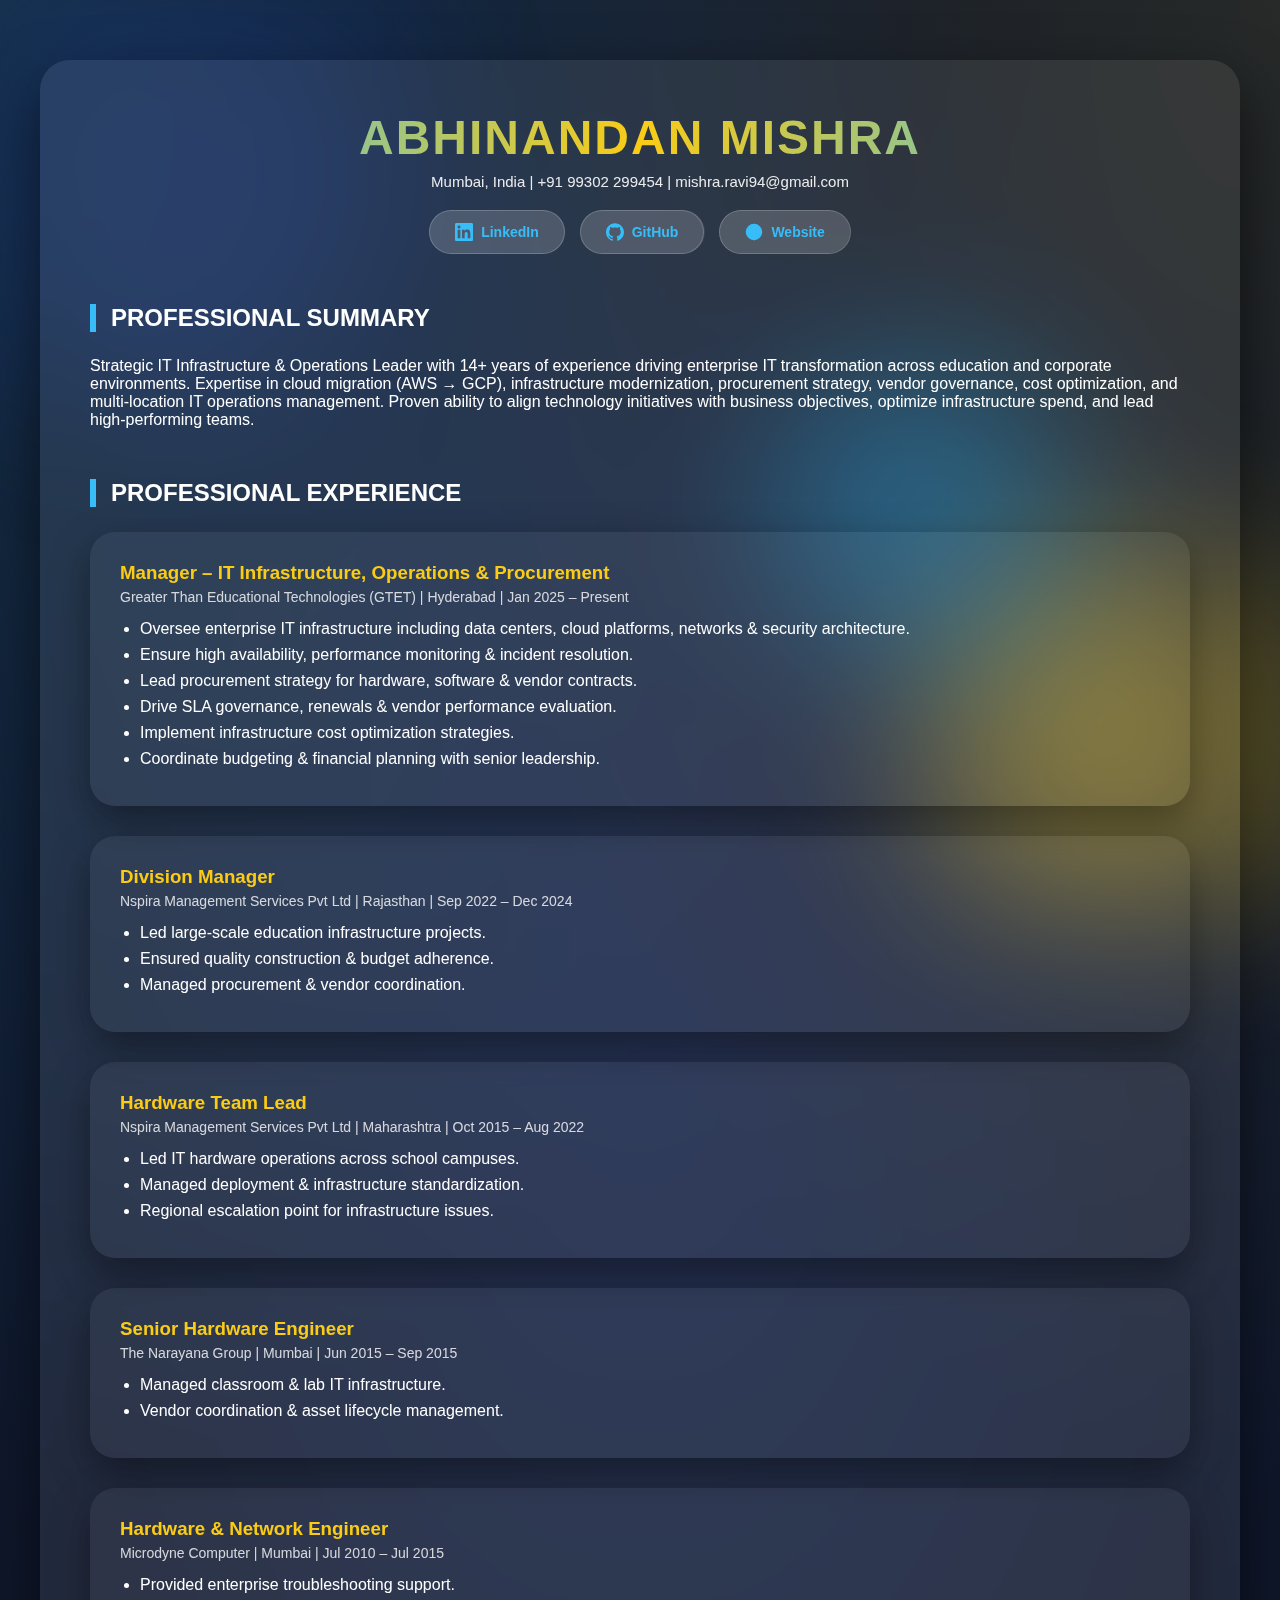
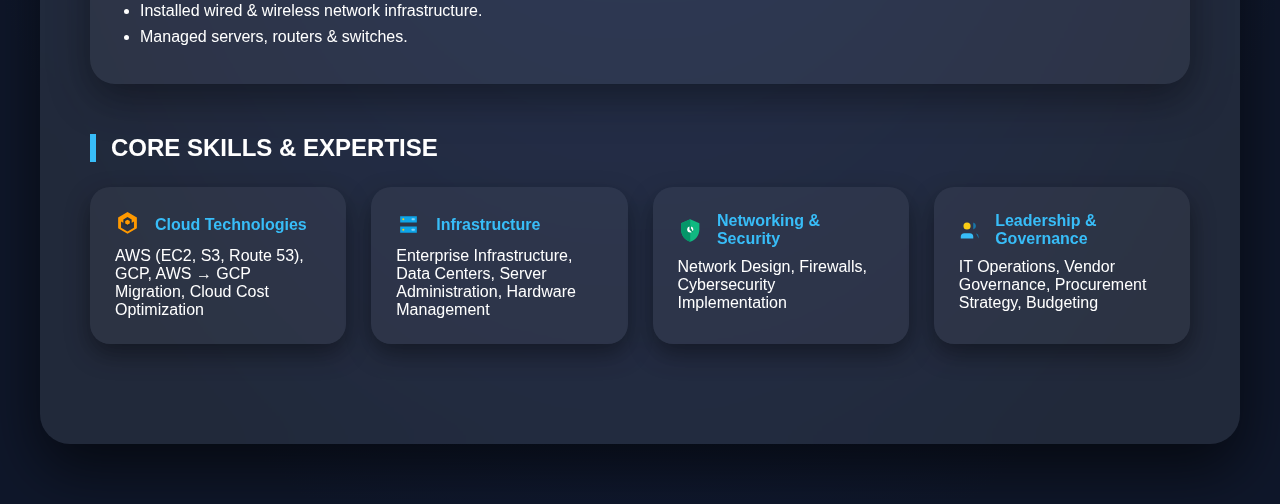
<file: resume/index.html>
<!DOCTYPE html>
<html lang="en">

<head>
    <meta charset="UTF-8">
    <meta name="viewport" content="width=device-width, initial-scale=1.0">
    <title>Abhinandan Mishra | Executive Profile</title>

    <style>
        /* ===== GLOBAL RESET ===== */
        * {
            margin: 0;
            padding: 0;
            box-sizing: border-box;
            font-family: 'Segoe UI', sans-serif;
        }

        body {
            background: #0f172a;
            background-image:
                radial-gradient(at 0% 0%, rgba(56, 189, 248, 0.15) 0, transparent 50%),
                radial-gradient(at 100% 0%, rgba(250, 204, 21, 0.1) 0, transparent 50%),
                radial-gradient(at 50% 50%, rgba(30, 58, 138, 0.3) 0, transparent 80%);
            color: white;
            overflow-x: hidden;
            min-height: 100vh;
            position: relative;
        }

        /* ===== ANIMATED GLASS BLOBS ===== */
        .blob-container {
            position: fixed;
            width: 100vw;
            height: 100vh;
            top: 0;
            left: 0;
            z-index: -1;
            overflow: hidden;
            filter: blur(80px);
            opacity: 0.4;
        }

        .blob {
            position: absolute;
            border-radius: 50%;
            background: #38bdf8;
            animation: float 20s infinite alternate ease-in-out;
        }

        .blob-1 {
            width: 500px;
            height: 500px;
            top: -100px;
            left: -100px;
            background: #1e3a8a;
            animation-duration: 25s;
        }

        .blob-2 {
            width: 400px;
            height: 400px;
            bottom: -50px;
            right: -50px;
            background: #facc15;
            animation-duration: 30s;
            animation-delay: -5s;
        }

        .blob-3 {
            width: 300px;
            height: 300px;
            top: 40%;
            left: 60%;
            background: #0ea5e9;
            animation-duration: 22s;
            animation-delay: -10s;
        }

        @keyframes float {
            0% {
                transform: translate(0, 0) scale(1);
            }

            33% {
                transform: translate(100px, 50px) scale(1.1);
            }

            66% {
                transform: translate(-50px, 150px) scale(0.9);
            }

            100% {
                transform: translate(0, 0) scale(1);
            }
        }

        /* ===== MAIN GLASS CONTAINER ===== */
        .container {
            max-width: 1200px;
            margin: 60px auto;
            padding: 50px;
            background: rgba(255, 255, 255, 0.08);
            backdrop-filter: blur(25px);
            border-radius: 30px;
            box-shadow: 0 25px 60px rgba(0, 0, 0, 0.6);
            transition: 0.4s ease;
        }

        .container:hover {
            transform: scale(1.01);
            box-shadow: 0 35px 90px rgba(56, 189, 248, 0.4);
        }

        /* ===== HEADER ===== */
        .header {
            text-align: center;
            margin-bottom: 50px;
        }

        .header h1 {
            font-size: 48px;
            letter-spacing: 2px;
            background: linear-gradient(90deg, #38bdf8, #facc15, #38bdf8);
            -webkit-background-clip: text;
            -webkit-text-fill-color: transparent;
            animation: shine 4s linear infinite;
        }

        @keyframes shine {
            0% {
                background-position: 0%
            }

            100% {
                background-position: 200%
            }
        }

        .header p {
            margin: 8px 0;
            font-size: 15px;
            opacity: 0.9;
        }

        .header a {
            color: #38bdf8;
            text-decoration: none;
        }

        .header a:hover {
            color: #facc15;
        }

        /* ===== SECTION TITLE ===== */
        .section {
            margin-bottom: 50px;
        }

        .section h2 {
            font-size: 24px;
            border-left: 6px solid #38bdf8;
            padding-left: 15px;
            margin-bottom: 25px;
        }

        /* ===== EXPERIENCE CARD ===== */
        .job {
            padding: 30px;
            border-radius: 25px;
            background: rgba(255, 255, 255, 0.05);
            box-shadow: 0 15px 40px rgba(0, 0, 0, 0.4);
            margin-bottom: 30px;
            transition: 0.4s;
        }

        .job:hover {
            transform: translateY(-8px);
            box-shadow: 0 25px 60px rgba(56, 189, 248, 0.5);
        }

        .job h3 {
            color: #facc15;
            margin-bottom: 5px;
        }

        .job span {
            display: block;
            font-size: 14px;
            opacity: 0.8;
            margin-bottom: 15px;
        }

        .job ul {
            padding-left: 20px;
        }

        .job li {
            margin-bottom: 8px;
        }

        /* ===== SKILLS GRID ===== */
        .skills-grid {
            display: grid;
            grid-template-columns: repeat(auto-fit, minmax(250px, 1fr));
            gap: 25px;
        }

        .skill-card {
            background: rgba(255, 255, 255, 0.05);
            padding: 25px;
            border-radius: 20px;
            transition: 0.3s;
            box-shadow: 0 10px 25px rgba(0, 0, 0, 0.4);
        }

        .skill-card:hover {
            transform: translateY(-5px);
            box-shadow: 0 20px 45px rgba(250, 204, 21, 0.4);
        }

        .skill-card h4 {
            color: #38bdf8;
            margin-bottom: 10px;
            display: flex;
            align-items: center;
            gap: 10px;
        }

        .skill-card h4 svg {
            width: 25px;
            height: 25px;
            margin-right: 5px;
        }

        .btn svg {
            width: 18px;
            height: 18px;
            fill: currentColor;
        }

        /* ===== SOCIAL BUTTONS ===== */
        .btn-group {
            margin-top: 20px;
            display: flex;
            justify-content: center;
            gap: 15px;
        }

        .btn {
            padding: 12px 25px;
            border-radius: 50px;
            background: rgba(255, 255, 255, 0.1);
            border: 1px solid rgba(255, 255, 255, 0.2);
            color: white;
            text-decoration: none;
            font-size: 14px;
            font-weight: 600;
            transition: 0.3s all ease;
            display: flex;
            align-items: center;
            gap: 8px;
            backdrop-filter: blur(5px);
        }

        .btn:hover {
            background: rgba(56, 189, 248, 0.2);
            border-color: #38bdf8;
            transform: translateY(-3px);
            box-shadow: 0 10px 20px rgba(56, 189, 248, 0.3);
            color: #38bdf8;
        }

        .btn-github:hover {
            background: rgba(250, 204, 21, 0.2);
            border-color: #facc15;
            box-shadow: 0 10px 20px rgba(250, 204, 21, 0.3);
            color: #facc15;
        }

        .btn-website:hover {
            background: rgba(16, 185, 129, 0.2);
            border-color: #10b981;
            box-shadow: 0 10px 20px rgba(16, 185, 129, 0.3);
            color: #10b981;
        }



        /* ===== PRINT MEDIA QUERY ===== */
        @media print {
            @page {
                margin: 0.8cm 1.2cm;
                size: A4;
            }

            .blob-container,
            .btn-group {
                display: none !important;
            }

            body {
                background: white !important;
                color: black !important;
                font-size: 11pt;
                line-height: 1.45;
            }

            .container {
                margin: 0;
                padding: 10px;
                box-shadow: none;
                background: none;
                backdrop-filter: none;
                width: 100%;
                max-width: none;
                transform: none !important;
                border: 1px double #ccc !important;
                min-height: auto;
            }

            .header {
                margin-bottom: 25px;
                /* Slightly increased for standard feel */
                text-align: left;
            }

            .header h1 {
                -webkit-text-fill-color: black !important;
                background: none !important;
                font-size: 30pt;
                /* Professional Standard reached */
                margin-bottom: 8px;
            }

            .header p {
                font-size: 10pt;
                margin-bottom: 2px;
            }

            .job,
            .skill-card {
                background: none !important;
                border: 1px solid #f2f2f2 !important;
                box-shadow: none !important;
                break-inside: avoid;
                page-break-inside: avoid;
                margin-bottom: 15px;
                padding: 12px;
            }

            .section {
                margin-bottom: 20px;
            }

            .section h2 {
                border-left: 4px solid black !important;
                color: black !important;
                font-size: 15pt;
                padding-left: 10px;
                margin-bottom: 12px;
                text-transform: uppercase;
                letter-spacing: 0.5px;
            }

            /* Balanced Print Distribution for 2 Pages */
            .print-break-page-2 {
                break-before: page;
                page-break-before: always;
            }

            .skill-card h4 svg {
                stroke: black !important;
                width: 16pt;
                height: 16pt;
            }

            .skill-card p {
                font-size: 10pt;
            }
        }

        /* ===== RESPONSIVE ===== */
        @media(max-width:768px) {
            .container {
                margin: 20px;
                padding: 25px;
            }

            .header h1 {
                font-size: 30px;
            }

            .btn-group {
                flex-direction: column;
                align-items: center;
            }
        }
    </style>
</head>

<body>

    <!-- Animated Glass Blobs -->
    <div class="blob-container">
        <div class="blob blob-1"></div>
        <div class="blob blob-2"></div>
        <div class="blob blob-3"></div>
    </div>

    <div class="container">

        <!-- HEADER -->
        <div class="header">
            <h1>ABHINANDAN MISHRA</h1>
            <p>Mumbai, India | +91 99302 299454 | mishra.ravi94@gmail.com</p>
            <div class="btn-group">
                <a href="https://www.linkedin.com/in/abhinandan-mishra-a05m08/" target="_blank" class="btn">
                    <svg viewBox="0 0 24 24" xmlns="http://www.w3.org/2000/svg">
                        <path
                            d="M20.447 20.452h-3.554v-5.569c0-1.328-.027-3.037-1.852-3.037-1.853 0-2.136 1.445-2.136 2.939v5.667H9.351V9h3.414v1.561h.046c.477-.9 1.637-1.85 3.37-1.85 3.601 0 4.267 2.37 4.267 5.455v6.286zM5.337 7.433c-1.144 0-2.063-.926-2.063-2.065 0-1.138.92-2.063 2.063-2.063 1.14 0 2.064.925 2.064 2.063 0 1.139-.925 2.065-2.064 2.065zm1.782 13.019H3.555V9h3.564v11.452zM22.225 0H1.771C.792 0 0 .774 0 1.729v20.542C0 23.227.792 24 1.771 24h20.451C23.2 24 24 23.227 24 22.271V1.729C24 .774 23.2 0 22.222 0h.003z" />
                    </svg>
                    LinkedIn
                </a>
                <a href="https://github.com/abhinandanmishra-it" target="_blank" class="btn btn-github">
                    <svg viewBox="0 0 24 24" xmlns="http://www.w3.org/2000/svg">
                        <path
                            d="M12 .297c-6.63 0-12 5.373-12 12 0 5.303 3.438 9.8 8.205 11.385.6.113.82-.258.82-.577 0-.285-.01-1.04-.015-2.04-3.338.724-4.042-1.61-4.042-1.61C4.422 18.07 3.633 17.7 3.633 17.7c-1.087-.744.084-.729.084-.729 1.205.084 1.838 1.236 1.838 1.236 1.07 1.835 2.809 1.305 3.495.998.108-.776.417-1.305.76-1.605-2.665-.3-5.466-1.332-5.466-5.93 0-1.31.465-2.38 1.235-3.22-.135-.303-.54-1.523.105-3.176 0 0 1.005-.322 3.3 1.23.96-.267 1.98-.399 3-.405 1.02.006 2.04.138 3 .405 2.28-1.552 3.285-1.23 3.285-1.23.645 1.653.24 2.873.12 3.176.765.84 1.23 1.91 1.23 3.22 0 4.61-2.805 5.625-5.475 5.92.43.372.823 1.102.823 2.222 0 1.606-.015 2.896-.015 3.286 0 .315.21.69.825.57C20.565 22.092 24 17.592 24 12.297c0-6.627-5.373-12-12-12" />
                    </svg>
                    GitHub
                </a>
                <a href="http://www.theabhinandanmishra.com" target="_blank" class="btn btn-website">
                    <svg viewBox="0 0 24 24" fill="none" stroke="currentColor" stroke-width="2" stroke-linecap="round"
                        stroke-linejoin="round">
                        <circle cx="12" cy="12" r="10" />
                        <line x1="2" y1="12" x2="22" y2="12" />
                        <path
                            d="M12 2a15.3 15.3 0 0 1 4 10 15.3 15.3 0 0 1-4 10 15.3 15.3 0 0 1-4-10 15.3 15.3 0 0 1 4-10z" />
                    </svg>
                    Website
                </a>
            </div>
        </div>

        <!-- SUMMARY -->
        <div class="section">
            <h2>PROFESSIONAL SUMMARY</h2>
            <p>
                Strategic IT Infrastructure & Operations Leader with 14+ years of experience driving enterprise IT
                transformation across education and corporate environments. Expertise in cloud migration (AWS → GCP),
                infrastructure modernization, procurement strategy, vendor governance, cost optimization, and
                multi-location IT operations management. Proven ability to align technology initiatives with business
                objectives, optimize infrastructure spend, and lead high-performing teams.
            </p>
        </div>

        <!-- EXPERIENCE -->
        <div class="section">
            <h2>PROFESSIONAL EXPERIENCE</h2>

            <div class="job">
                <h3>Manager – IT Infrastructure, Operations & Procurement</h3>
                <span>Greater Than Educational Technologies (GTET) | Hyderabad | Jan 2025 – Present</span>
                <ul>
                    <li>Oversee enterprise IT infrastructure including data centers, cloud platforms, networks &
                        security architecture.</li>
                    <li>Ensure high availability, performance monitoring & incident resolution.</li>
                    <li>Lead procurement strategy for hardware, software & vendor contracts.</li>
                    <li>Drive SLA governance, renewals & vendor performance evaluation.</li>
                    <li>Implement infrastructure cost optimization strategies.</li>
                    <li>Coordinate budgeting & financial planning with senior leadership.</li>
                </ul>
            </div>

            <div class="job">
                <h3>Division Manager</h3>
                <span>Nspira Management Services Pvt Ltd | Rajasthan | Sep 2022 – Dec 2024</span>
                <ul>
                    <li>Led large-scale education infrastructure projects.</li>
                    <li>Ensured quality construction & budget adherence.</li>
                    <li>Managed procurement & vendor coordination.</li>
                </ul>
            </div>

            <div class="job print-break-page-2">
                <h3>Hardware Team Lead</h3>
                <span>Nspira Management Services Pvt Ltd | Maharashtra | Oct 2015 – Aug 2022</span>
                <ul>
                    <li>Led IT hardware operations across school campuses.</li>
                    <li>Managed deployment & infrastructure standardization.</li>
                    <li>Regional escalation point for infrastructure issues.</li>
                </ul>
            </div>

            <div class="job">
                <h3>Senior Hardware Engineer</h3>
                <span>The Narayana Group | Mumbai | Jun 2015 – Sep 2015</span>
                <ul>
                    <li>Managed classroom & lab IT infrastructure.</li>
                    <li>Vendor coordination & asset lifecycle management.</li>
                </ul>
            </div>

            <div class="job">
                <h3>Hardware & Network Engineer</h3>
                <span>Microdyne Computer | Mumbai | Jul 2010 – Jul 2015</span>
                <ul>
                    <li>Provided enterprise troubleshooting support.</li>
                    <li>Installed wired & wireless network infrastructure.</li>
                    <li>Managed servers, routers & switches.</li>
                </ul>
            </div>

        </div>

        <!-- SKILLS -->
        <div class="section skills-section">
            <h2>CORE SKILLS & EXPERTISE</h2>
            <div class="skills-grid">

                <div class="skill-card">
                    <h4>
                        <svg viewBox="0 0 24 24" xmlns="http://www.w3.org/2000/svg">
                            <path
                                d="M12 0l-9 5.2v10.4l9 5.2 9-5.2V5.2L12 0zm0 18.6L5.8 15V9l6.2 3.6 6.2-3.6v6l-6.2 3.6z"
                                fill="#FF9900" />
                            <path
                                d="M12 4.8l-4 2.3v4.6l4 2.3 4-2.3V7.1l-4-2.3zm0 7.4L9.8 11V8.6l2.2-1.2 2.2 1.2V11l-2.2 1.2z"
                                fill="#232F3E" />
                        </svg>
                        Cloud Technologies
                    </h4>
                    <p>AWS (EC2, S3, Route 53), GCP, AWS → GCP Migration, Cloud Cost Optimization</p>
                </div>

                <div class="skill-card">
                    <h4>
                        <svg viewBox="0 0 24 24" xmlns="http://www.w3.org/2000/svg">
                            <path d="M4 4h16v6H4V4zm0 10h16v6H4v-6z" fill="#0ea5e9" />
                            <circle cx="7" cy="7" r="1" fill="#facc15" />
                            <circle cx="7" cy="17" r="1" fill="#facc15" />
                            <rect x="15" y="6" width="3" height="2" rx="0.5" fill="#ffffff" opacity="0.5" />
                            <rect x="15" y="16" width="3" height="2" rx="0.5" fill="#ffffff" opacity="0.5" />
                        </svg>
                        Infrastructure
                    </h4>
                    <p>Enterprise Infrastructure, Data Centers, Server Administration, Hardware Management</p>
                </div>

                <div class="skill-card">
                    <h4>
                        <svg viewBox="0 0 24 24" xmlns="http://www.w3.org/2000/svg">
                            <path d="M12 1L3 5v6c0 5.5 3.8 10.7 9 12 5.2-1.3 9-6.5 9-12V5l-9-4z" fill="#10b981" />
                            <path d="M12 1L3 5v6c0 5.5 3.8 10.7 9 12V1z" fill="#059669" />
                            <circle cx="12" cy="11" r="3" fill="#ffffff" />
                            <path d="M12 8v3l2 2" stroke="#059669" stroke-width="1.5" stroke-linecap="round" />
                        </svg>
                        Networking & Security
                    </h4>
                    <p>Network Design, Firewalls, Cybersecurity Implementation</p>
                </div>

                <div class="skill-card">
                    <h4>
                        <svg viewBox="0 0 24 24" xmlns="http://www.w3.org/2000/svg">
                            <path d="M16 21v-2a4 4 0 0 0-4-4H6a4 4 0 0 0-4 4v2" fill="#38bdf8" />
                            <circle cx="9" cy="7" r="4" fill="#facc15" />
                            <path d="M22 21v-2a4 4 0 0 0-3-3.87" fill="#0ea5e9" opacity="0.6" />
                            <path d="M16 3.13a4 4 0 0 1 0 7.75" fill="#0ea5e9" opacity="0.6" />
                        </svg>
                        Leadership & Governance
                    </h4>
                    <p>IT Operations, Vendor Governance, Procurement Strategy, Budgeting</p>
                </div>

            </div>
        </div>

    </div>


</body>

</html>
</file>
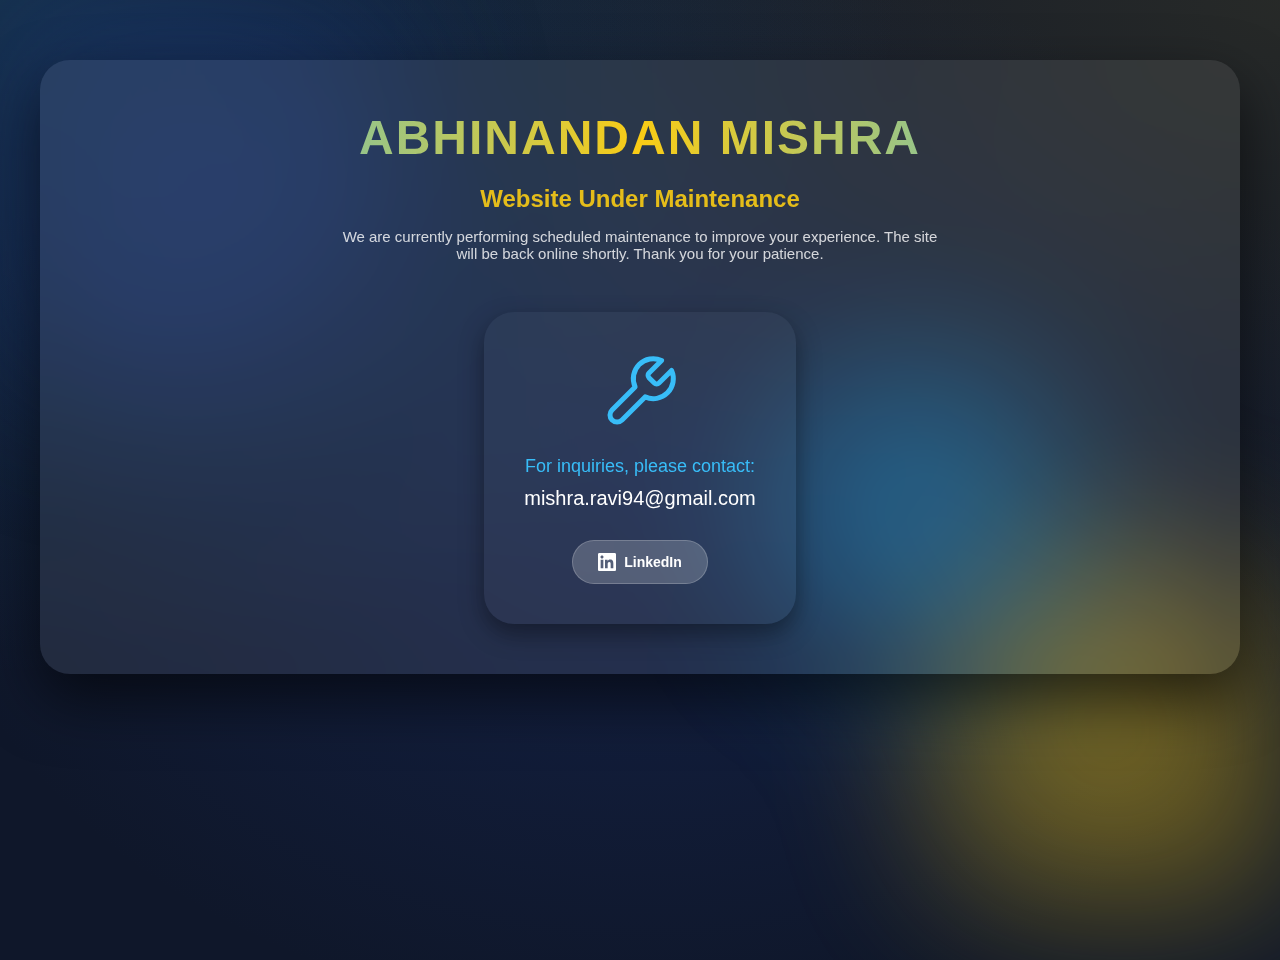
<file: resume/Temp.html>
<!DOCTYPE html>
<html lang="en">

<head>
    <meta charset="UTF-8">
    <meta name="viewport" content="width=device-width, initial-scale=1.0">
    <title>Abhinandan Mishra | Executive Profile</title>

    <style>
        /* ===== GLOBAL RESET ===== */
        * {
            margin: 0;
            padding: 0;
            box-sizing: border-box;
            font-family: 'Segoe UI', sans-serif;
        }

        body {
            background: #0f172a;
            background-image:
                radial-gradient(at 0% 0%, rgba(56, 189, 248, 0.15) 0, transparent 50%),
                radial-gradient(at 100% 0%, rgba(250, 204, 21, 0.1) 0, transparent 50%),
                radial-gradient(at 50% 50%, rgba(30, 58, 138, 0.3) 0, transparent 80%);
            color: white;
            overflow-x: hidden;
            min-height: 100vh;
            position: relative;
        }

        /* ===== ANIMATED GLASS BLOBS ===== */
        .blob-container {
            position: fixed;
            width: 100vw;
            height: 100vh;
            top: 0;
            left: 0;
            z-index: -1;
            overflow: hidden;
            filter: blur(80px);
            opacity: 0.4;
        }

        .blob {
            position: absolute;
            border-radius: 50%;
            background: #38bdf8;
            animation: float 20s infinite alternate ease-in-out;
        }

        .blob-1 {
            width: 500px;
            height: 500px;
            top: -100px;
            left: -100px;
            background: #1e3a8a;
            animation-duration: 25s;
        }

        .blob-2 {
            width: 400px;
            height: 400px;
            bottom: -50px;
            right: -50px;
            background: #facc15;
            animation-duration: 30s;
            animation-delay: -5s;
        }

        .blob-3 {
            width: 300px;
            height: 300px;
            top: 40%;
            left: 60%;
            background: #0ea5e9;
            animation-duration: 22s;
            animation-delay: -10s;
        }

        @keyframes float {
            0% {
                transform: translate(0, 0) scale(1);
            }

            33% {
                transform: translate(100px, 50px) scale(1.1);
            }

            66% {
                transform: translate(-50px, 150px) scale(0.9);
            }

            100% {
                transform: translate(0, 0) scale(1);
            }
        }

        /* ===== MAIN GLASS CONTAINER ===== */
        .container {
            max-width: 1200px;
            margin: 60px auto;
            padding: 50px;
            background: rgba(255, 255, 255, 0.08);
            backdrop-filter: blur(25px);
            border-radius: 30px;
            box-shadow: 0 25px 60px rgba(0, 0, 0, 0.6);
            transition: 0.4s ease;
        }

        .container:hover {
            transform: scale(1.01);
            box-shadow: 0 35px 90px rgba(56, 189, 248, 0.4);
        }

        /* ===== HEADER ===== */
        .header {
            text-align: center;
            margin-bottom: 50px;
        }

        .header h1 {
            font-size: 48px;
            letter-spacing: 2px;
            background: linear-gradient(90deg, #38bdf8, #facc15, #38bdf8);
            -webkit-background-clip: text;
            -webkit-text-fill-color: transparent;
            animation: shine 4s linear infinite;
        }

        @keyframes shine {
            0% {
                background-position: 0%
            }

            100% {
                background-position: 200%
            }
        }

        .header p {
            margin: 8px 0;
            font-size: 15px;
            opacity: 0.9;
        }

        .header a {
            color: #38bdf8;
            text-decoration: none;
        }

        .header a:hover {
            color: #facc15;
        }

        /* ===== SECTION TITLE ===== */
        .section {
            margin-bottom: 50px;
        }

        .section h2 {
            font-size: 24px;
            border-left: 6px solid #38bdf8;
            padding-left: 15px;
            margin-bottom: 25px;
        }

        /* ===== EXPERIENCE CARD ===== */
        .job {
            padding: 30px;
            border-radius: 25px;
            background: rgba(255, 255, 255, 0.05);
            box-shadow: 0 15px 40px rgba(0, 0, 0, 0.4);
            margin-bottom: 30px;
            transition: 0.4s;
        }

        .job:hover {
            transform: translateY(-8px);
            box-shadow: 0 25px 60px rgba(56, 189, 248, 0.5);
        }

        .job h3 {
            color: #facc15;
            margin-bottom: 5px;
        }

        .job span {
            display: block;
            font-size: 14px;
            opacity: 0.8;
            margin-bottom: 15px;
        }

        .job ul {
            padding-left: 20px;
        }

        .job li {
            margin-bottom: 8px;
        }

        /* ===== SKILLS GRID ===== */
        .skills-grid {
            display: grid;
            grid-template-columns: repeat(auto-fit, minmax(250px, 1fr));
            gap: 25px;
        }

        .skill-card {
            background: rgba(255, 255, 255, 0.05);
            padding: 25px;
            border-radius: 20px;
            transition: 0.3s;
            box-shadow: 0 10px 25px rgba(0, 0, 0, 0.4);
        }

        .skill-card:hover {
            transform: translateY(-5px);
            box-shadow: 0 20px 45px rgba(250, 204, 21, 0.4);
        }

        .skill-card h4 {
            color: #38bdf8;
            margin-bottom: 10px;
            display: flex;
            align-items: center;
            gap: 10px;
        }

        .skill-card h4 svg {
            width: 25px;
            height: 25px;
            margin-right: 5px;
        }

        .btn svg {
            width: 18px;
            height: 18px;
            fill: currentColor;
        }

        /* ===== SOCIAL BUTTONS ===== */
        .btn-group {
            margin-top: 20px;
            display: flex;
            justify-content: center;
            gap: 15px;
        }

        .btn {
            padding: 12px 25px;
            border-radius: 50px;
            background: rgba(255, 255, 255, 0.1);
            border: 1px solid rgba(255, 255, 255, 0.2);
            color: white;
            text-decoration: none;
            font-size: 14px;
            font-weight: 600;
            transition: 0.3s all ease;
            display: flex;
            align-items: center;
            gap: 8px;
            backdrop-filter: blur(5px);
        }

        .btn:hover {
            background: rgba(56, 189, 248, 0.2);
            border-color: #38bdf8;
            transform: translateY(-3px);
            box-shadow: 0 10px 20px rgba(56, 189, 248, 0.3);
            color: #38bdf8;
        }

        .btn-github:hover {
            background: rgba(250, 204, 21, 0.2);
            border-color: #facc15;
            box-shadow: 0 10px 20px rgba(250, 204, 21, 0.3);
            color: #facc15;
        }

        .btn-website:hover {
            background: rgba(16, 185, 129, 0.2);
            border-color: #10b981;
            box-shadow: 0 10px 20px rgba(16, 185, 129, 0.3);
            color: #10b981;
        }



        /* ===== PRINT MEDIA QUERY ===== */
        @media print {
            @page {
                margin: 0.8cm 1.2cm;
                size: A4;
            }

            .blob-container,
            .btn-group {
                display: none !important;
            }

            body {
                background: white !important;
                color: black !important;
                font-size: 11pt;
                line-height: 1.45;
            }

            .container {
                margin: 0;
                padding: 10px;
                box-shadow: none;
                background: none;
                backdrop-filter: none;
                width: 100%;
                max-width: none;
                transform: none !important;
                border: 1px double #ccc !important;
                min-height: auto;
            }

            .header {
                margin-bottom: 25px;
                /* Slightly increased for standard feel */
                text-align: left;
            }

            .header h1 {
                -webkit-text-fill-color: black !important;
                background: none !important;
                font-size: 30pt;
                /* Professional Standard reached */
                margin-bottom: 8px;
            }

            .header p {
                font-size: 10pt;
                margin-bottom: 2px;
            }

            .job,
            .skill-card {
                background: none !important;
                border: 1px solid #f2f2f2 !important;
                box-shadow: none !important;
                break-inside: avoid;
                page-break-inside: avoid;
                margin-bottom: 15px;
                padding: 12px;
            }

            .section {
                margin-bottom: 20px;
            }

            .section h2 {
                border-left: 4px solid black !important;
                color: black !important;
                font-size: 15pt;
                padding-left: 10px;
                margin-bottom: 12px;
                text-transform: uppercase;
                letter-spacing: 0.5px;
            }

            /* Balanced Print Distribution for 2 Pages */
            .print-break-page-2 {
                break-before: page;
                page-break-before: always;
            }

            .skill-card h4 svg {
                stroke: black !important;
                width: 16pt;
                height: 16pt;
            }

            .skill-card p {
                font-size: 10pt;
            }
        }

        /* ===== RESPONSIVE ===== */
        @media(max-width:768px) {
            .container {
                margin: 20px;
                padding: 25px;
            }

            .header h1 {
                font-size: 30px;
            }

            .btn-group {
                flex-direction: column;
                align-items: center;
            }
        }
    </style>
</head>

<body>

    <!-- Animated Glass Blobs -->
    <div class="blob-container">
        <div class="blob blob-1"></div>
        <div class="blob blob-2"></div>
        <div class="blob blob-3"></div>
    </div>

    <div class="container">

        <!-- MAINTENANCE CONTENT -->
        <div class="header">
            <h1>ABHINANDAN MISHRA</h1>
            <p style="font-size: 24px; margin-top: 20px; color: #facc15; font-weight: 600;">Website Under Maintenance
            </p>
            <p style="margin-top: 15px; opacity: 0.8; max-width: 600px; margin-left: auto; margin-right: auto;">
                We are currently performing scheduled maintenance to improve your experience.
                The site will be back online shortly. Thank you for your patience.
            </p>
        </div>

        <div style="text-align: center; margin-top: 40px;">
            <div class="skill-card"
                style="display: inline-block; padding: 40px; border-radius: 30px; background: rgba(255, 255, 255, 0.03);">
                <svg viewBox="0 0 24 24" width="80" height="80" fill="none" stroke="#38bdf8" stroke-width="1.5"
                    stroke-linecap="round" stroke-linejoin="round" style="margin-bottom: 20px;">
                    <path
                        d="M14.7 6.3a1 1 0 0 0 0 1.4l1.6 1.6a1 1 0 0 0 1.4 0l3.77-3.77a6 6 0 0 1-7.94 7.94l-6.91 6.91a2.12 2.12 0 0 1-3-3l6.91-6.91a6 6 0 0 1 7.94-7.94l-3.76 3.76z">
                    </path>
                </svg>
                <p style="font-size: 18px; color: #38bdf8;">For inquiries, please contact:</p>
                <p style="font-size: 20px; margin-top: 10px; font-weight: 500;">mishra.ravi94@gmail.com</p>

                <div class="btn-group" style="margin-top: 30px;">
                    <a href="https://www.linkedin.com/in/abhinandan-mishra-a05m08/" target="_blank" class="btn">
                        <svg viewBox="0 0 24 24" xmlns="http://www.w3.org/2000/svg">
                            <path
                                d="M20.447 20.452h-3.554v-5.569c0-1.328-.027-3.037-1.852-3.037-1.853 0-2.136 1.445-2.136 2.939v5.667H9.351V9h3.414v1.561h.046c.477-.9 1.637-1.85 3.37-1.85 3.601 0 4.267 2.37 4.267 5.455v6.286zM5.337 7.433c-1.144 0-2.063-.926-2.063-2.065 0-1.138.92-2.063 2.063-2.063 1.14 0 2.064.925 2.064 2.063 0 1.139-.925 2.065-2.064 2.065zm1.782 13.019H3.555V9h3.564v11.452zM22.225 0H1.771C.792 0 0 .774 0 1.729v20.542C0 23.227.792 24 1.771 24h20.451C23.2 24 24 23.227 24 22.271V1.729C24 .774 23.2 0 22.222 0h.003z" />
                        </svg>
                        LinkedIn
                    </a>
                </div>
            </div>
        </div>

    </div>


</body>

</html>
</file>
